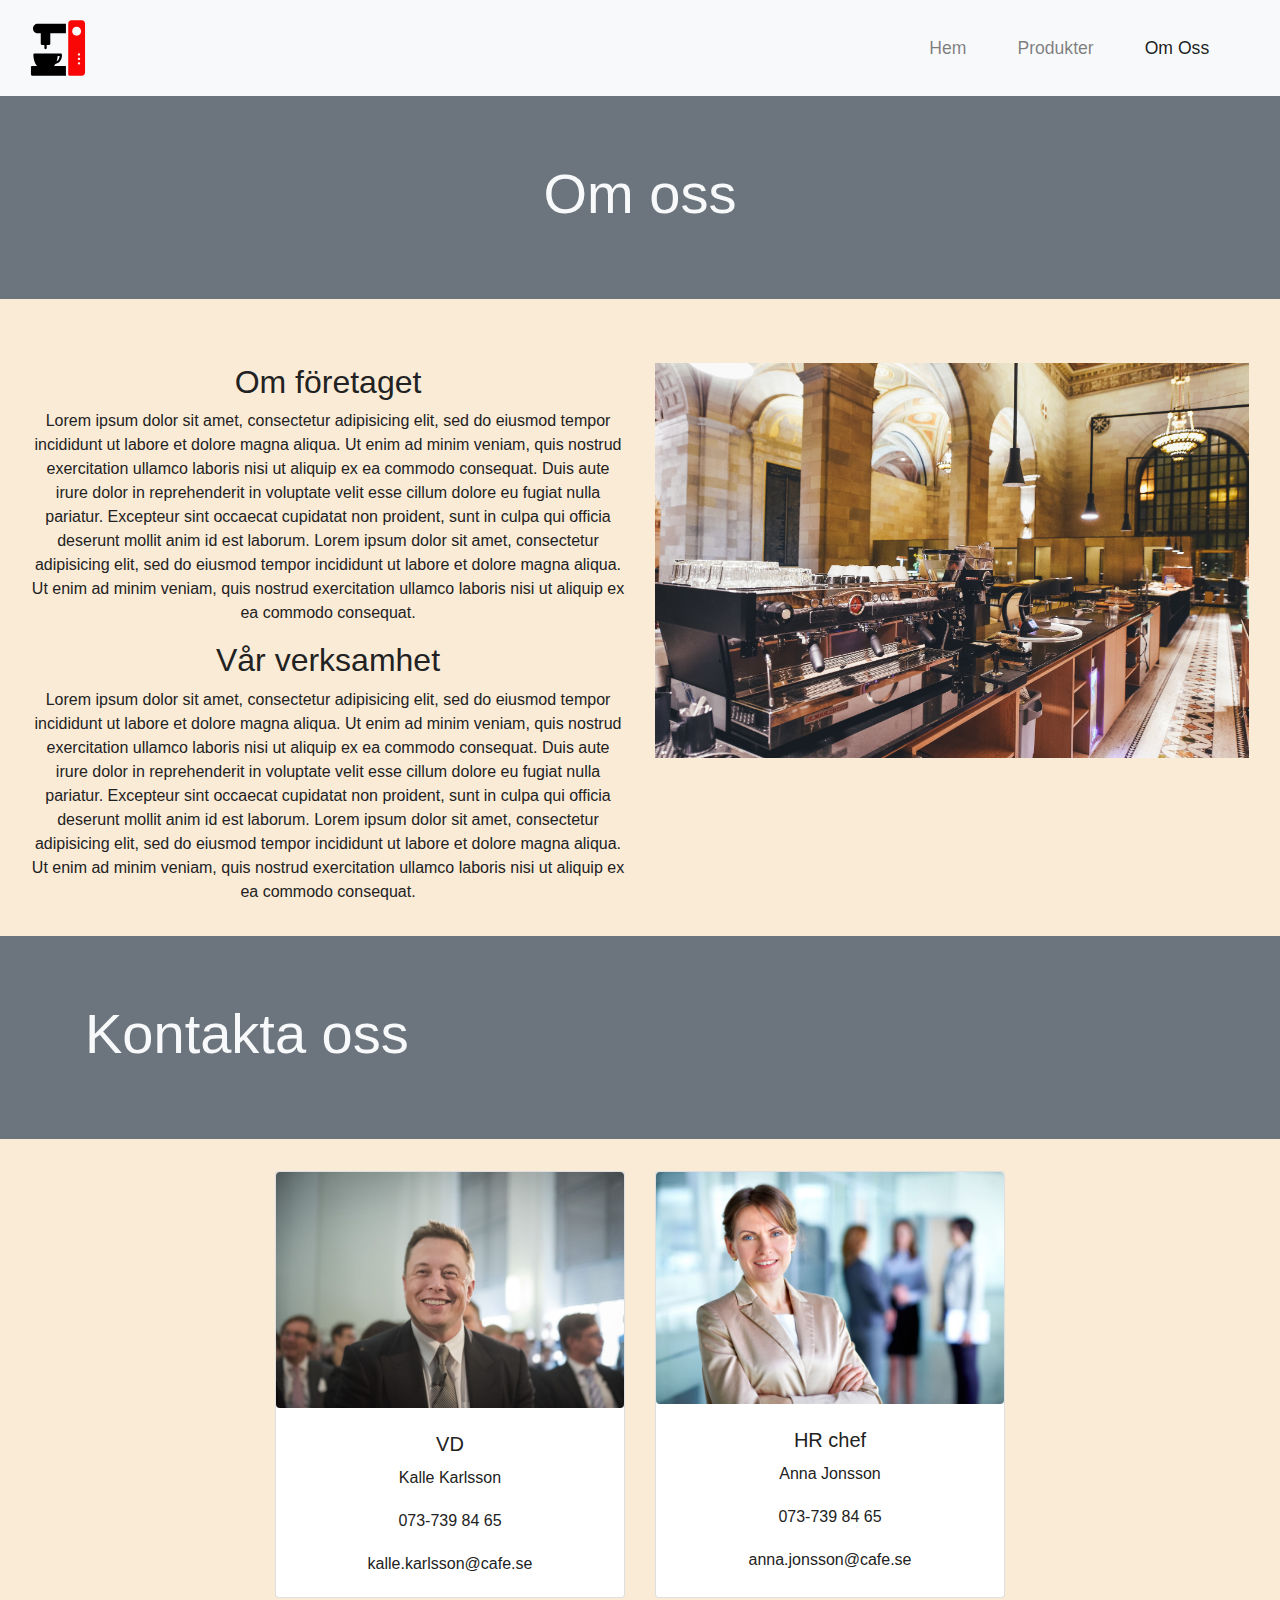
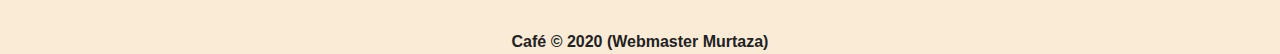
<file: about.html>
<!doctype html>
<html lang="en">
  <head>
    <!-- Required meta tags -->
    <meta charset="utf-8">
    <meta name="viewport" content="width=device-width, initial-scale=1, shrink-to-fit=no">
	<link rel="icon" href="img/coffee_logo.svg">

    <!-- Bootstrap CSS -->
	<link rel="stylesheet" href="https://maxcdn.bootstrapcdn.com/bootstrap/4.0.0/css/bootstrap.min.css">

    <link href="style.css" rel="stylesheet" >

    <title>Produkter</title>
  </head>
  
<!-- Navigation -->
<nav class="navbar navbar-expand-lg navbar-light bg-light sticky-top">
<div class="container-fluid">
	<a class="navbar-brand" href="#"><img src="img/coffee_logo.svg" height="60"></a>
	<button class="navbar-toggler" type="button" data-toggle="collapse" data-target="#navbarResponsive">
		<span class="navbar-toggler-icon"></span>
	</button>
	<div class="collapse navbar-collapse" id="navbarResponsive">
		<ul class="navbar-nav ml-auto">
			<li class="nav-item">
				<a class="nav-link" href="index.html">Hem</a>
			</li>
			<li class="nav-item">
				<a class="nav-link" href="produkter.html">Produkter</a>
			</li>
			<li class="nav-item active">
				<a class="nav-link" href="about.html">Om Oss</a>
			</li>
		</ul>
	</div>
</div>	  
</nav>
 <!-- End Navigation -->
 
  <body id="about">
       
    <div class="jumbotron jumbotron-fluid bg-secondary">
      <div class="container">
        <h1 class="display-4 text-center text-light">Om oss</h1>
      </div>
    </div>
    <div class="hem row">
        <div class="col-lg-6 col-md-6 text-center">
        <h2>Om företaget</h2>
        <p>Lorem ipsum dolor sit amet, consectetur adipisicing elit, sed do eiusmod tempor incididunt ut labore et dolore magna aliqua. Ut enim ad minim veniam, quis nostrud exercitation ullamco laboris nisi ut aliquip ex ea commodo consequat. Duis aute irure dolor in reprehenderit in voluptate velit esse cillum dolore eu fugiat nulla pariatur. Excepteur sint occaecat cupidatat non proident, sunt in culpa qui officia deserunt mollit anim id est laborum. Lorem ipsum dolor sit amet, consectetur adipisicing elit, sed do eiusmod tempor incididunt ut labore et dolore magna aliqua. Ut enim ad minim veniam, quis nostrud exercitation ullamco laboris nisi ut aliquip ex ea commodo consequat.</p>
        <h2>Vår verksamhet</h2>
        <p>Lorem ipsum dolor sit amet, consectetur adipisicing elit, sed do eiusmod tempor incididunt ut labore et dolore magna aliqua. Ut enim ad minim veniam, quis nostrud exercitation ullamco laboris nisi ut aliquip ex ea commodo consequat. Duis aute irure dolor in reprehenderit in voluptate velit esse cillum dolore eu fugiat nulla pariatur. Excepteur sint occaecat cupidatat non proident, sunt in culpa qui officia deserunt mollit anim id est laborum. Lorem ipsum dolor sit amet, consectetur adipisicing elit, sed do eiusmod tempor incididunt ut labore et dolore magna aliqua. Ut enim ad minim veniam, quis nostrud exercitation ullamco laboris nisi ut aliquip ex ea commodo consequat.</p>
        </div>
        <div class="col-lg-6 col-md-6 ">
            <img src="img/cafe.jpg" class="img-fluid">
        </div>
    </div>
     
     <div class="jumbotron jumbotron-fluid bg-secondary">
      <div class="container">
        <h1 class="display-4 text-light">Kontakta oss</h1>
      </div>
    </div>
    
      <div class="row justify-content-center">
      <div class="card-deck">
       <div class="card text-center" style="width:350px">
    <img src="img/vd.JPG" class="img-fluid rounded mx-auto d-block" style="width: 100%">
      <br><h5 class="card-title">VD</h5>
      <h6 class="card-info">Kalle Karlsson</h6><br>
      <h6 class="card-info">073-739 84 65</h6><br>
      <h6 class="card-info">kalle.karlsson@cafe.se</h6><br>
    </div>
   <div class="card text-center" style="width:350px">
    <img src="img/ceo.jpg" class="img-fluid rounded mx-auto d-block" style="width: 100%">
      <br><h5 class="card-title">HR chef</h5>
      <h6 class="card-info">Anna Jonsson</h6><br>
      <h6 class="card-info">073-739 84 65</h6><br>
      <h6 class="card-info">anna.jonsson@cafe.se</h6><br>
    </div>
  </div>
      </div>
   </div>
    <!-- Optional JavaScript -->
    <!-- jQuery first, then Popper.js, then Bootstrap JS -->
    <script src="https://code.jquery.com/jquery-3.5.1.slim.min.js" integrity="sha384-DfXdz2htPH0lsSSs5nCTpuj/zy4C+OGpamoFVy38MVBnE+IbbVYUew+OrCXaRkfj" crossorigin="anonymous"></script>
    <script src="https://cdn.jsdelivr.net/npm/popper.js@1.16.1/dist/umd/popper.min.js" integrity="sha384-9/reFTGAW83EW2RDu2S0VKaIzap3H66lZH81PoYlFhbGU+6BZp6G7niu735Sk7lN" crossorigin="anonymous"></script>
    <script src="https://stackpath.bootstrapcdn.com/bootstrap/4.5.2/js/bootstrap.min.js" integrity="sha384-B4gt1jrGC7Jh4AgTPSdUtOBvfO8shuf57BaghqFfPlYxofvL8/KUEfYiJOMMV+rV" crossorigin="anonymous"></script>
    
     <!-- Footer -->
    <footer>
        <div class="container-fluid padding text-center font-weight-bold">
            <p>Café &copy; 2020 (Webmaster Murtaza)</p>
        </div>
    </footer>

    <!-- End Footer -->
  </body>
</html>
</file>
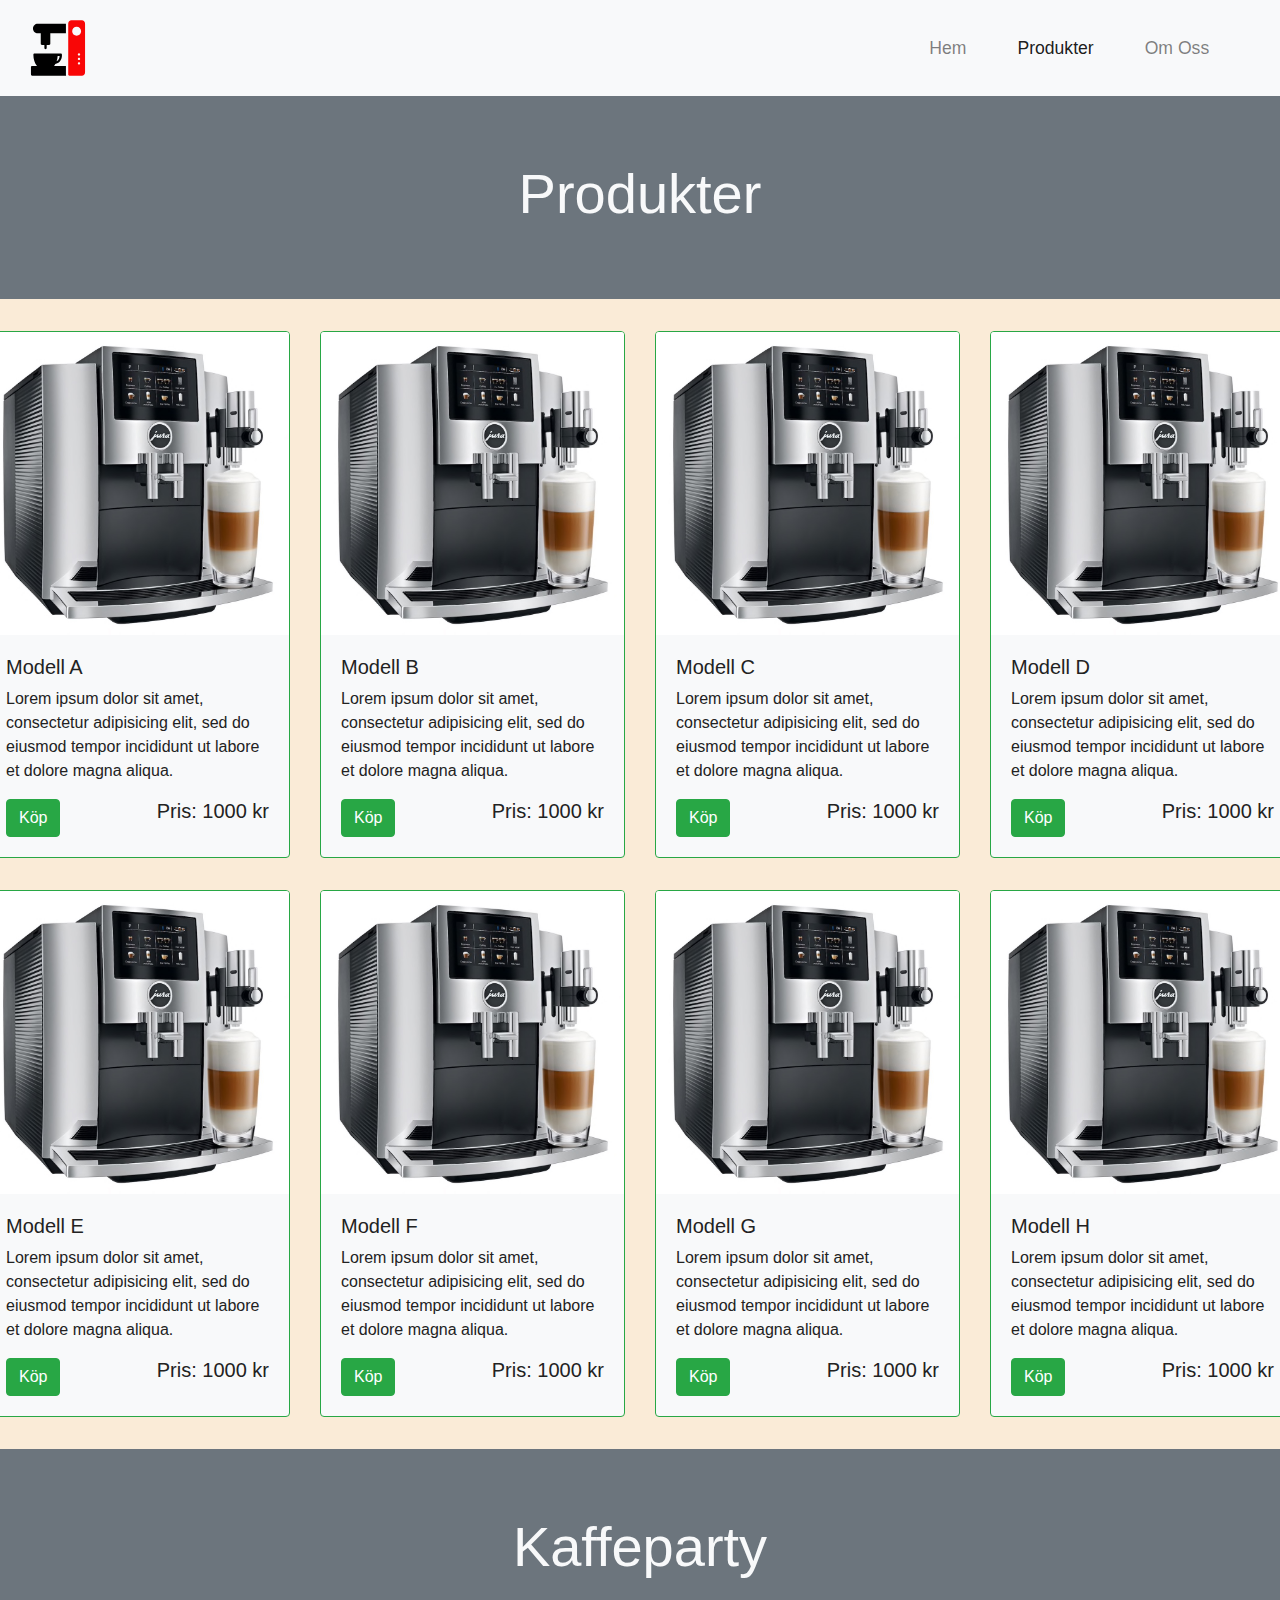
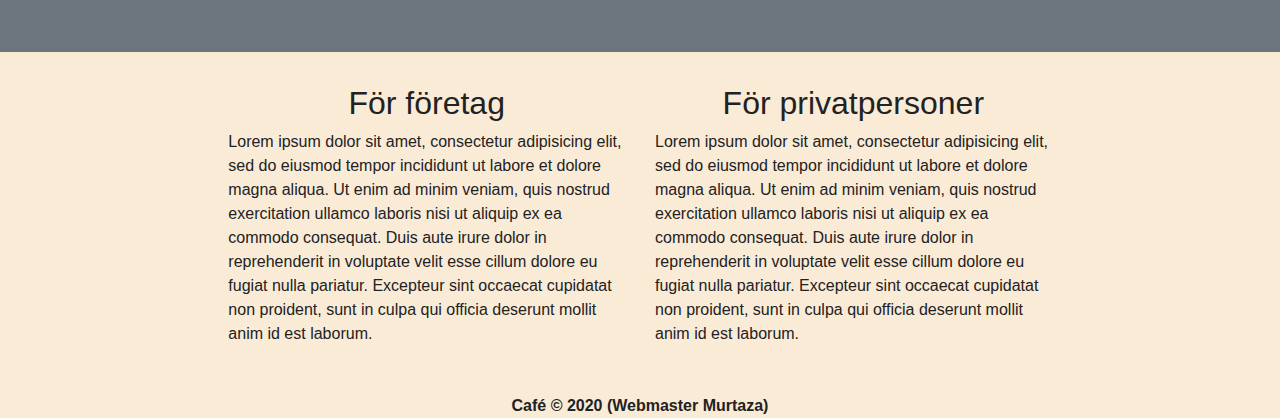
<file: produkter.html>
<!doctype html>
<html lang="en">
  <head>
    <!-- Required meta tags -->
    <meta charset="utf-8">
    <meta name="viewport" content="width=device-width, initial-scale=1, shrink-to-fit=no">
	<link rel="icon" href="img/coffee_logo.svg">

    <!-- Bootstrap CSS -->
	<link rel="stylesheet" href="https://maxcdn.bootstrapcdn.com/bootstrap/4.0.0/css/bootstrap.min.css">

    <link href="style.css" rel="stylesheet" >

    <title>Produkter</title>
  </head>
  
<!-- Navigation -->
<nav class="navbar navbar-expand-lg navbar-light bg-light sticky-top">
<div class="container-fluid">
	<a class="navbar-brand" href="#"><img src="img/coffee_logo.svg" height="60"></a>
	<button class="navbar-toggler" type="button" data-toggle="collapse" data-target="#navbarResponsive">
		<span class="navbar-toggler-icon"></span>
	</button>
	<div class="collapse navbar-collapse" id="navbarResponsive">
		<ul class="navbar-nav ml-auto">
			<li class="nav-item">
				<a class="nav-link" href="index.html">Hem</a>
			</li>
			<li class="nav-item active">
				<a class="nav-link" href="produkter.html">Produkter</a>
			</li>
			<li class="nav-item">
				<a class="nav-link" href="about.html">Om Oss</a>
			</li>
		</ul>
	</div>
</div>	  
</nav>
 <!-- End Navigation -->
 
  <body>
   <div class="produkter">
    <div class="jumbotron jumbotron-fluid bg-secondary">
      <div class="container">
        <h1 class="display-4 text-center text-light">Produkter</h1>
      </div>
    </div>
   
  <div class ="row justify-content-center" style="margin-bottom:2rem">
       <div class="card-deck">
     <div class="card bg-light border-success" style="width: 20rem;">
      <img class="card-img-top" src="img/kaffemaskin.jpg" alt="Card image cap">
      <div class="card-body">
        <h5> Modell A</h5>
        <p class="card-text">Lorem ipsum dolor sit amet, consectetur adipisicing elit, sed do eiusmod tempor incididunt ut labore et dolore magna aliqua.</p>
        <h5 class="float-right"> Pris: 1000 kr</h5>
        <a href="#" class="btn btn-success">Köp</a>
      </div>
    </div>
    <div class="card bg-light border-success" style="width: 20rem;">
      <img class="card-img-top" src="img/kaffemaskin.jpg" alt="Card image cap">
      <div class="card-body">
        <h5> Modell B</h5>
        <p class="card-text">Lorem ipsum dolor sit amet, consectetur adipisicing elit, sed do eiusmod tempor incididunt ut labore et dolore magna aliqua.</p>
        <h5 class="float-right"> Pris: 1000 kr</h5>
        <a href="#" class="btn btn-success">Köp</a>
      </div>
    </div>
   <div class="card bg-light border-success" style="width: 20rem;">
      <img class="card-img-top" src="img/kaffemaskin.jpg" alt="Card image cap">
      <div class="card-body">
        <h5> Modell C</h5>
        <p class="card-text">Lorem ipsum dolor sit amet, consectetur adipisicing elit, sed do eiusmod tempor incididunt ut labore et dolore magna aliqua.</p>
        <h5 class="float-right"> Pris: 1000 kr</h5>        <a href="#" class="btn btn-success">Köp</a>
      </div>
    </div>
    <div class="card bg-light border-success" style="width: 20rem;">
      <img class="card-img-top" src="img/kaffemaskin.jpg" alt="Card image cap">
      <div class="card-body">
        <h5> Modell D</h5>
        <p class="card-text">Lorem ipsum dolor sit amet, consectetur adipisicing elit, sed do eiusmod tempor incididunt ut labore et dolore magna aliqua.</p>
        <h5 class="float-right"> Pris: 1000 kr</h5>
        <a href="#" class="btn btn-success">Köp</a>
      </div>
    </div>
 
     </div>
  </div>
   
  <div class ="row justify-content-center" style="margin-bottom:2rem">
       <div class="card-deck">
     <div class="card bg-light border-success" style="width: 20rem;">
      <img class="card-img-top" src="img/kaffemaskin.jpg" alt="Card image cap">
      <div class="card-body">
        <h5> Modell E</h5>
        <p class="card-text">Lorem ipsum dolor sit amet, consectetur adipisicing elit, sed do eiusmod tempor incididunt ut labore et dolore magna aliqua.</p>
        <h5 class="float-right"> Pris: 1000 kr</h5>
        <a href="#" class="btn btn-success">Köp</a>
      </div>
    </div>
    <div class="card bg-light border-success" style="width: 20rem;">
      <img class="card-img-top" src="img/kaffemaskin.jpg" alt="Card image cap">
      <div class="card-body">
        <h5> Modell F</h5>
        <p class="card-text">Lorem ipsum dolor sit amet, consectetur adipisicing elit, sed do eiusmod tempor incididunt ut labore et dolore magna aliqua.</p>
        <h5 class="float-right"> Pris: 1000 kr</h5>
        <a href="#" class="btn btn-success">Köp</a>
      </div>
    </div>
   <div class="card bg-light border-success" style="width: 20rem;">
      <img class="card-img-top" src="img/kaffemaskin.jpg" alt="Card image cap">
      <div class="card-body">
        <h5> Modell G</h5>
        <p class="card-text">Lorem ipsum dolor sit amet, consectetur adipisicing elit, sed do eiusmod tempor incididunt ut labore et dolore magna aliqua.</p>
        <h5 class="float-right"> Pris: 1000 kr</h5>        <a href="#" class="btn btn-success">Köp</a>
      </div>
    </div>
    <div class="card bg-light border-success" style="width: 20rem;">
      <img class="card-img-top" src="img/kaffemaskin.jpg" alt="Card image cap">
      <div class="card-body">
        <h5> Modell H</h5>
        <p class="card-text">Lorem ipsum dolor sit amet, consectetur adipisicing elit, sed do eiusmod tempor incididunt ut labore et dolore magna aliqua.</p>
        <h5 class="float-right"> Pris: 1000 kr</h5>
        <a href="#" class="btn btn-success">Köp</a>
      </div>
    </div>
 
     </div>
  </div>
</div>
    <div class="jumbotron jumbotron-fluid bg-secondary">
      <div class="container">
        <h1 class="display-4 text-center text-light">Kaffeparty</h1>
      </div>
    </div>

    <div class="container-fluid padding">
	    <div class="row padding justify-content-center">
            <div class="col-lg-4">
            <h2 class="subtitel text-center">För företag</h2>
			<p>Lorem ipsum dolor sit amet, consectetur adipisicing elit, sed do eiusmod tempor incididunt ut labore et dolore magna aliqua. Ut enim ad minim veniam, quis nostrud exercitation ullamco laboris nisi ut aliquip ex ea commodo consequat. Duis aute irure dolor in reprehenderit in voluptate velit esse cillum dolore eu fugiat nulla pariatur. Excepteur sint occaecat cupidatat non proident, sunt in culpa qui officia deserunt mollit anim id est laborum.</p>
		    </div>  
		    <div class="col-lg-4">
			<h2 class="subtitel text-center">För privatpersoner</h2>
            
			<p>Lorem ipsum dolor sit amet, consectetur adipisicing elit, sed do eiusmod tempor incididunt ut labore et dolore magna aliqua. Ut enim ad minim veniam, quis nostrud exercitation ullamco laboris nisi ut aliquip ex ea commodo consequat. Duis aute irure dolor in reprehenderit in voluptate velit esse cillum dolore eu fugiat nulla pariatur. Excepteur sint occaecat cupidatat non proident, sunt in culpa qui officia deserunt mollit anim id est laborum.</p>
		    </div>  
	    </div>  
    </div>

    <!-- Optional JavaScript -->
    <!-- jQuery first, then Popper.js, then Bootstrap JS -->
    <script src="https://code.jquery.com/jquery-3.5.1.slim.min.js" integrity="sha384-DfXdz2htPH0lsSSs5nCTpuj/zy4C+OGpamoFVy38MVBnE+IbbVYUew+OrCXaRkfj" crossorigin="anonymous"></script>
    <script src="https://cdn.jsdelivr.net/npm/popper.js@1.16.1/dist/umd/popper.min.js" integrity="sha384-9/reFTGAW83EW2RDu2S0VKaIzap3H66lZH81PoYlFhbGU+6BZp6G7niu735Sk7lN" crossorigin="anonymous"></script>
    <script src="https://stackpath.bootstrapcdn.com/bootstrap/4.5.2/js/bootstrap.min.js" integrity="sha384-B4gt1jrGC7Jh4AgTPSdUtOBvfO8shuf57BaghqFfPlYxofvL8/KUEfYiJOMMV+rV" crossorigin="anonymous"></script>
    
     <!-- Footer -->
    <footer>
        <div class="container-fluid padding text-center font-weight-bold">
            <p>Café &copy; 2020 (Webmaster Murtaza)</p>
        </div>
    </footer>
    <!-- End Footer -->
  </body>
</html>
</file>
<file: style.css>
html, body {
height:100%;
width:100%;
font-family: 'poppins', sans-serif;
color: #222;
}


.navbar {
padding: .8rem;
}

.navbar-nav li {
padding-right: 35px;
}

.nav-link {
font-size: 1.1em !important;
}

.header-pic{
    width:100%;
    height: 150px;
    background: url('img/header-pic2.jpg') no-repeat center center;
    background-size: cover;
}

.hem {
margin: 1rem;
margin-top: 4rem;
}

footer {
padding-top: 2rem;
}

.card-name{
margin-top: 50px;
}
.card-info{
margin: 0px;
}

body{
background-color:antiquewhite;
}

.pics img{
width: 20rem;
}

@media (max-width: 992px) {
    .hem {
margin-top: 1rem;
}

.produkter{
margin: 2rem;        
}

.titel{
font-size: 200%;
}

h2.subtitel{
font-size: 200%;   
}
    
.left{
margin-left: 0;
margin-bottom: 2rem; 
    
}
    
@media (max-width: 768px) {
.hem {
margin-top: 1rem;
}

.titel{
font-size: 160%;
}
    
h2.subtitel{
font-size: 160%;   
}
    
.left{
margin-bottom: 2rem; 
}

footer {
padding-top: 1rem;
}
    
@media (max-width: 576px) {
.hem {
margin-top: 1rem;
}
    
.titel{
font-size: 140%;
}
h2.subtitel{
font-size: 140%;   
}
.left{
margin-bottom: 1rem; 
}
</file>
